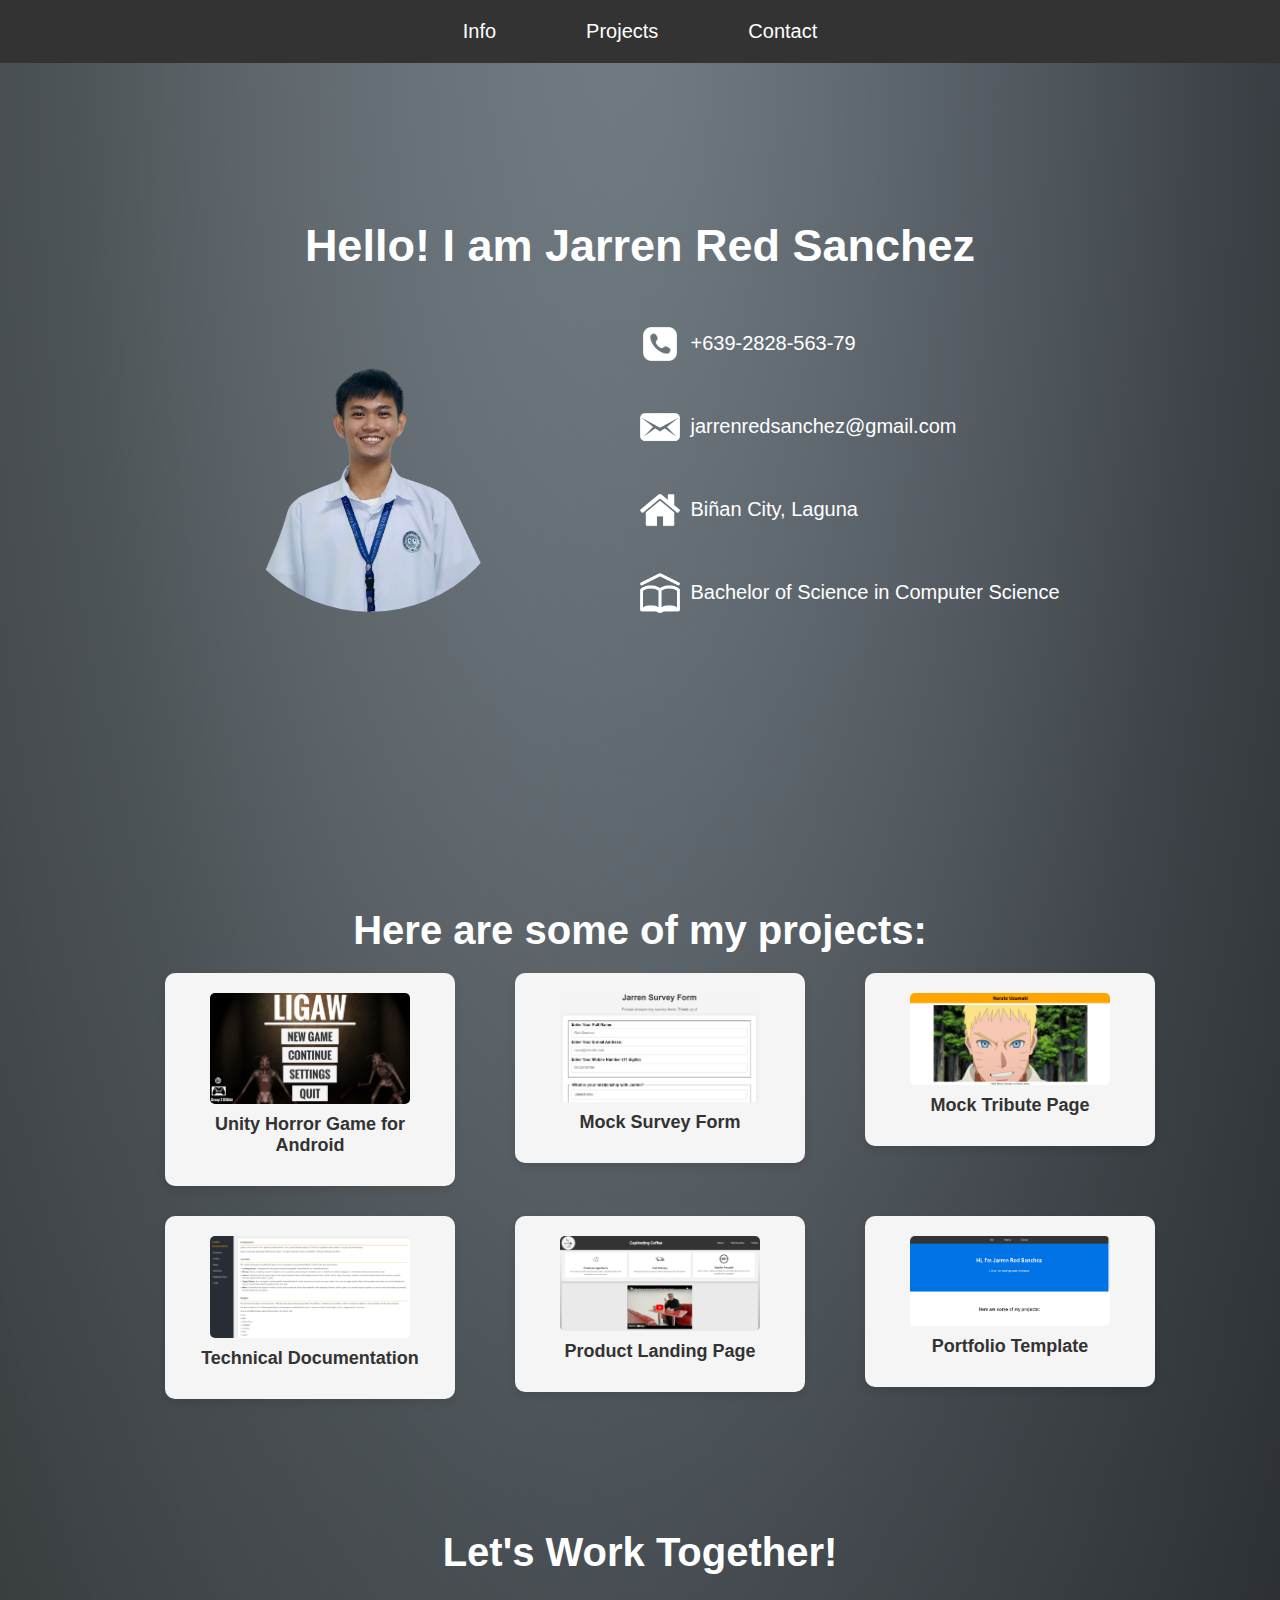
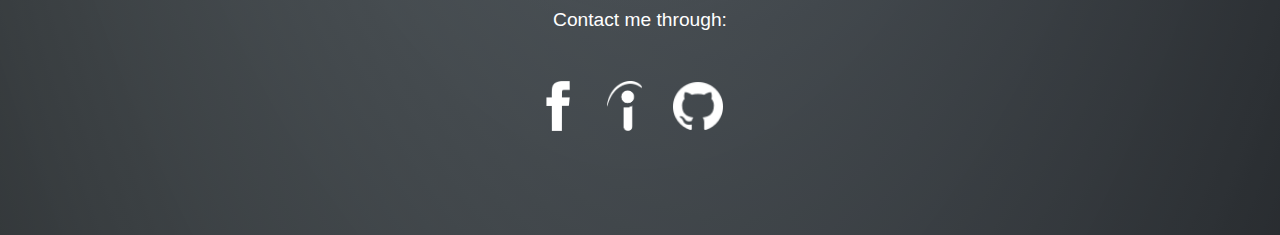
<file: index.html>
<!DOCTYPE html>
<html lang="en">
<head>
    <meta charset="UTF-8">
    <meta name="viewport" content="width=device-width, initial-scale=1.0">
    <title>My Portfolio - Home</title>
    <link rel="stylesheet" href="index_styles.css" />
</head>
<body class="blueHour">

    <nav id="navbar">
        <ul class="nav-links">
            <li><a href="#author-info">Info</a></li>
            <li><a href="#projects">Projects</a></li>
            <li><a href="#contact">Contact</a></li>
        </ul>
    </nav>

    <section id="author-info">
        <h1>Hello! I am Jarren Red Sanchez</h1>
        <div class="author-details">
            <div class="author-image">
                <img src="author.png" alt="Author Image">
                <p class="hide">23yr. Old Aspiring Web Developer</p>
            </div>
            <div class="details">
                <div class="detail">
                    <img src="phone.png" alt="Phone Icon">
                    <p>+639-2828-563-79</p>
                </div>
                <div class="detail">
                    <img src="mail.png" alt="Email Icon">
                    <p>jarrenredsanchez@gmail.com</p>
                </div>
                <div class="detail">
                    <img src="house.png" alt="Address Icon">
                    <p>Biñan City, Laguna</p>
                </div>
                <div class="detail">
                    <img src="school.png" alt="School Icon">
                    <p>Bachelor of Science in Computer Science</p>
                </div>
            </div>
        </div>
    </section>

    <section id="projects">
        <h1>Here are some of my projects:</h1>
        <div class="projects">
            <a target="_blank" href="ligaw.html" class="project-tile">
                <div class="project-tile-container">
                    <img src="LIGAWSC.png" alt="Game Screenshot">
                    <p>Unity Horror Game for Android</p>
                </div>
            </a>
            <a target="_blank" href="jarren_form.html" class="project-tile">
                <div class="project-tile-container">
                    <img src="surveySC.png" alt="Survey Screenshot">
                    <p>Mock Survey Form</p>
                </div>
            </a>
            <a target="_blank" href="tribute_page.html" class="project-tile">
                <div class="project-tile-container">
                    <img src="tributeSC.png" alt="Tribute Screenshot">
                    <p>Mock Tribute Page</p>
                </div>
            </a>
        </div>
        <div class="projects two">
            <a target="_blank" href="technical_documentation.html" class="project-tile">
                <div class="project-tile-container">
                    <img src="techdocSC.png" alt="Technical Documentation Screenshot">
                    <p>Technical Documentation</p>
                </div>
            </a>
            <a target="_blank" href="productlandingpage.html" class="project-tile">
                <div class="project-tile-container">
                    <img src="productlpSC.png" alt="Product Landing Page Screenshot">
                    <p>Product Landing Page</p>
                </div>
            </a>
            <a target="_blank" href="portfolio_template.html" class="project-tile">
                <div class="project-tile-container">
                    <img src="portfolioSC.png" alt="Portfolio Template Screenshot">
                    <p>Portfolio Template</p>
                </div>
            </a>
        </div>
    </section>

    <section id="contact" class="contact">
        <div class="contact-header">
            <h2>Let's Work Together!</h2>
            <p>Contact me through:</p>
        </div>
        <nav class="external-sites">
            <a class="fb" target="_blank" href="https://www.facebook.com/Reddddddd3/"><img src="fb.png" /></a>
            <a class="indeed" target="_blank" href="https://profile.indeed.com/p/jarrenreds-8xq380m"><img src="indeed.png" /></a>
            <a class="github" target="_blank" href="https://github.com/jaxdred"><img src="github.png" /></a>
        </nav>
    </section>
</body>
</html>
</file>
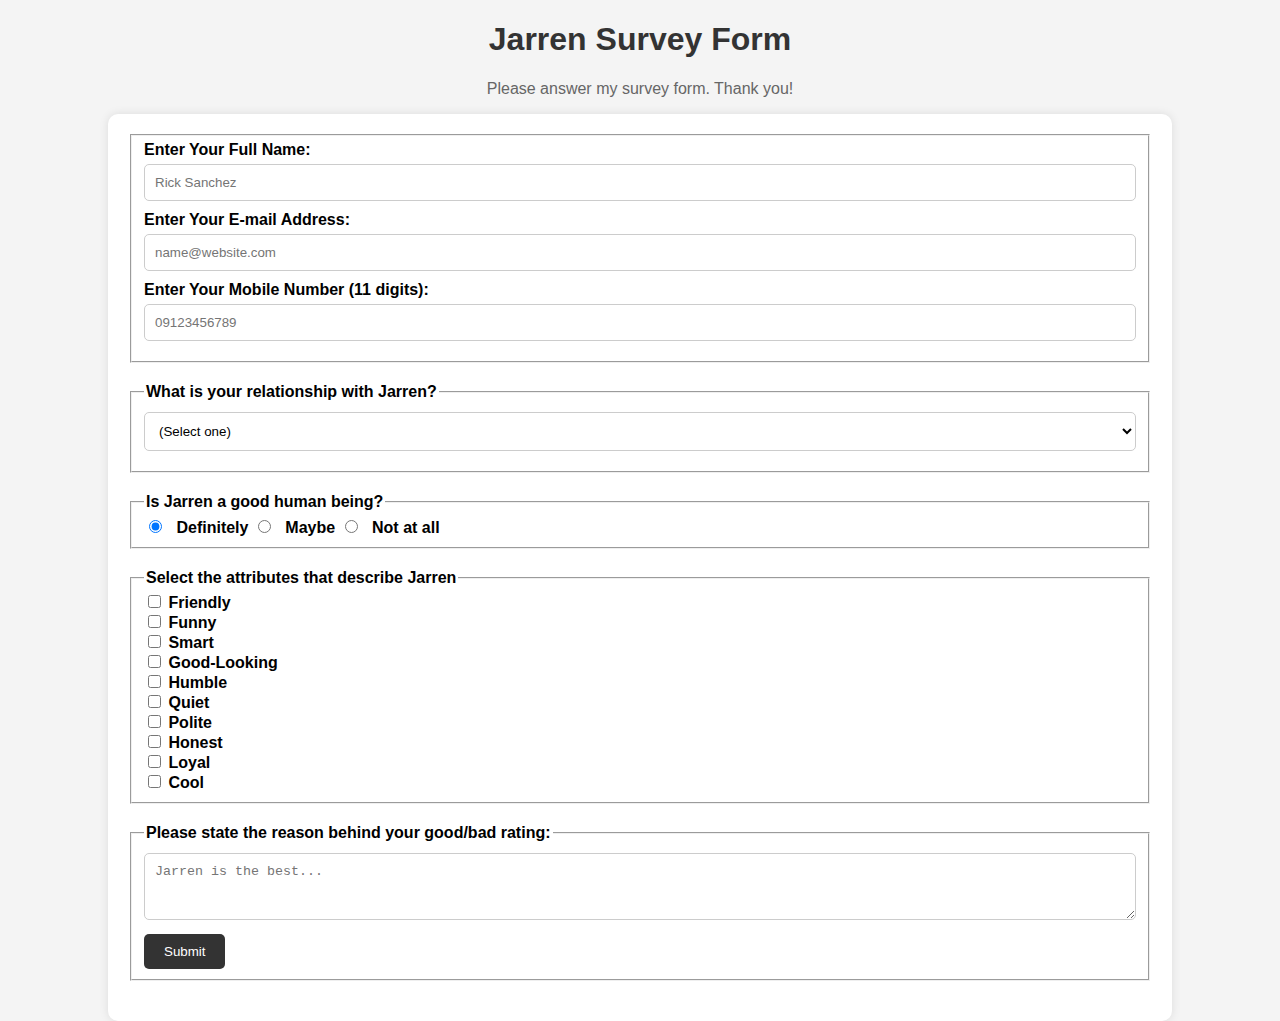
<file: jarren_form.html>
<!DOCTYPE html>
  <html lang="en">
    <head>
      <meta charset="UTF-8">
      <title>Survey Form</title>
      <link rel="stylesheet" href="jarren_styles.css"/>
    </head>
    <body>
      <h1 id="title">Jarren Survey Form</h1>
      <p id="description">Please answer my survey form. Thank you! 
      </p>
      <form id="survey-form" action="submit.php" method="post" onsubmit="showAlert()">
        <fieldset>
          <label for="name" id="name-label">
            Enter Your Full Name: <br>
          </label> 
          
          <input id="name" name="name" type="text" placeholder="Rick Sanchez" required/> <br>

          <label for="email" id="email-label">
            Enter Your E-mail Address: <br>
          </label>

          <input id="email" name="email" type="email" placeholder="name@website.com" required/> <br>

          <label for="number" id="number-label">
            Enter Your Mobile Number (11 digits): <br>
          </label>
        

          <input id="number" name="number" type="number" pattern="[0-9]{11}" placeholder="09123456789" required oninput="checkLength(this)" />

        </fieldset>

        <fieldset>
          <legend>
            What is your relationship with Jarren?<br>
          </legend>

          <select id="relationship" name="relationship">
            <option value="0">(Select one)</option>
            <option value="Stranger">Stranger</option>
            <option value="Friend">Friend</option>
            <option value="Family">Family</option>
            <option value="Lover">Lover</option>
            <option value="Other">Other</option>
          </select>
        </fieldset>

        <fieldset>
          <legend>Is Jarren a good human being?</legend>
          <label for="definitely"><input id="definitely" type="radio" name="goodness" class="inline" value="Yes" checked/> Definitely
          </label>
          <label for="maybe"><input id="maybe" type="radio" name="goodness" class="inline" value="Maybe"/> Maybe
          </label>
          <label for="no"><input id="no" type="radio" name="goodness" class="inline" value="No"/> Not at all
          </label>
        </fieldset>
        
        <fieldset>
          <legend>Select the attributes that describe Jarren  
          </legend>

          <label for="checkbox1">
            <input id="checkbox1" type="checkbox" name="attributes[]" value="Friendly"/> Friendly <br>
          </label>

          <label for="checkbox2">
            <input id="checkbox2" type="checkbox" name="attributes[]" value="Funny"/> Funny <br>
          </label>

          <label for="checkbox3">
            <input id="checkbox3" type="checkbox" name="attributes[]" value="Smart"/> Smart <br>
         </label>

          <label for="checkbox4">
            <input id="checkbox4" type="checkbox" name="attributes[]" value="Good-Looking"/> Good-Looking <br>
          </label>

          <label for="checkbox5">
            <input id="checkbox5" type="checkbox" name="attributes[]" value="Humble"/> Humble <br>
          </label>

          <label for="checkbox6">
            <input id="checkbox6" type="checkbox" name="attributes[]" value="Quiet"/> Quiet <br>
          </label>

          <label for="checkbox7">
            <input id="checkbox7" type="checkbox" name="attributes[]" value="Polite"/> Polite <br>
         </label>

         <label for="checkbox8">
            <input id="checkbox8" type="checkbox" name="attributes[]" value="Honest"/> Honest <br>
          </label>

          <label for="checkbox9">
           <input id="checkbox9" type="checkbox" name="attributes[]" value="Loyal"/> Loyal <br>
          </label>

          <label for="checkbox10">
            <input id="checkbox10" type="checkbox" name="attributes[]" value="Cool"/> Cool <br>
          </label>
        </fieldset>

        <fieldset>
          <legend>Please state the reason behind your good/bad rating:
          </legend>

          <textarea id="add" name="add" rows="3" cols="30" placeholder="Jarren is the best..."></textarea> <br>

          <input type="submit" value="Submit" id="submit"/>

        </fieldset>
      </form>

    <script>
    function showAlert() {
      alert("Submitted Successfully!");
    }
    </script>

    <script>
function checkLength(input) {
  if (input.value.length > 11) {
    input.value = input.value.slice(0, 11); // Trim input to 11 characters
  }
}
    </script>
    </body>
  </html>
</file>
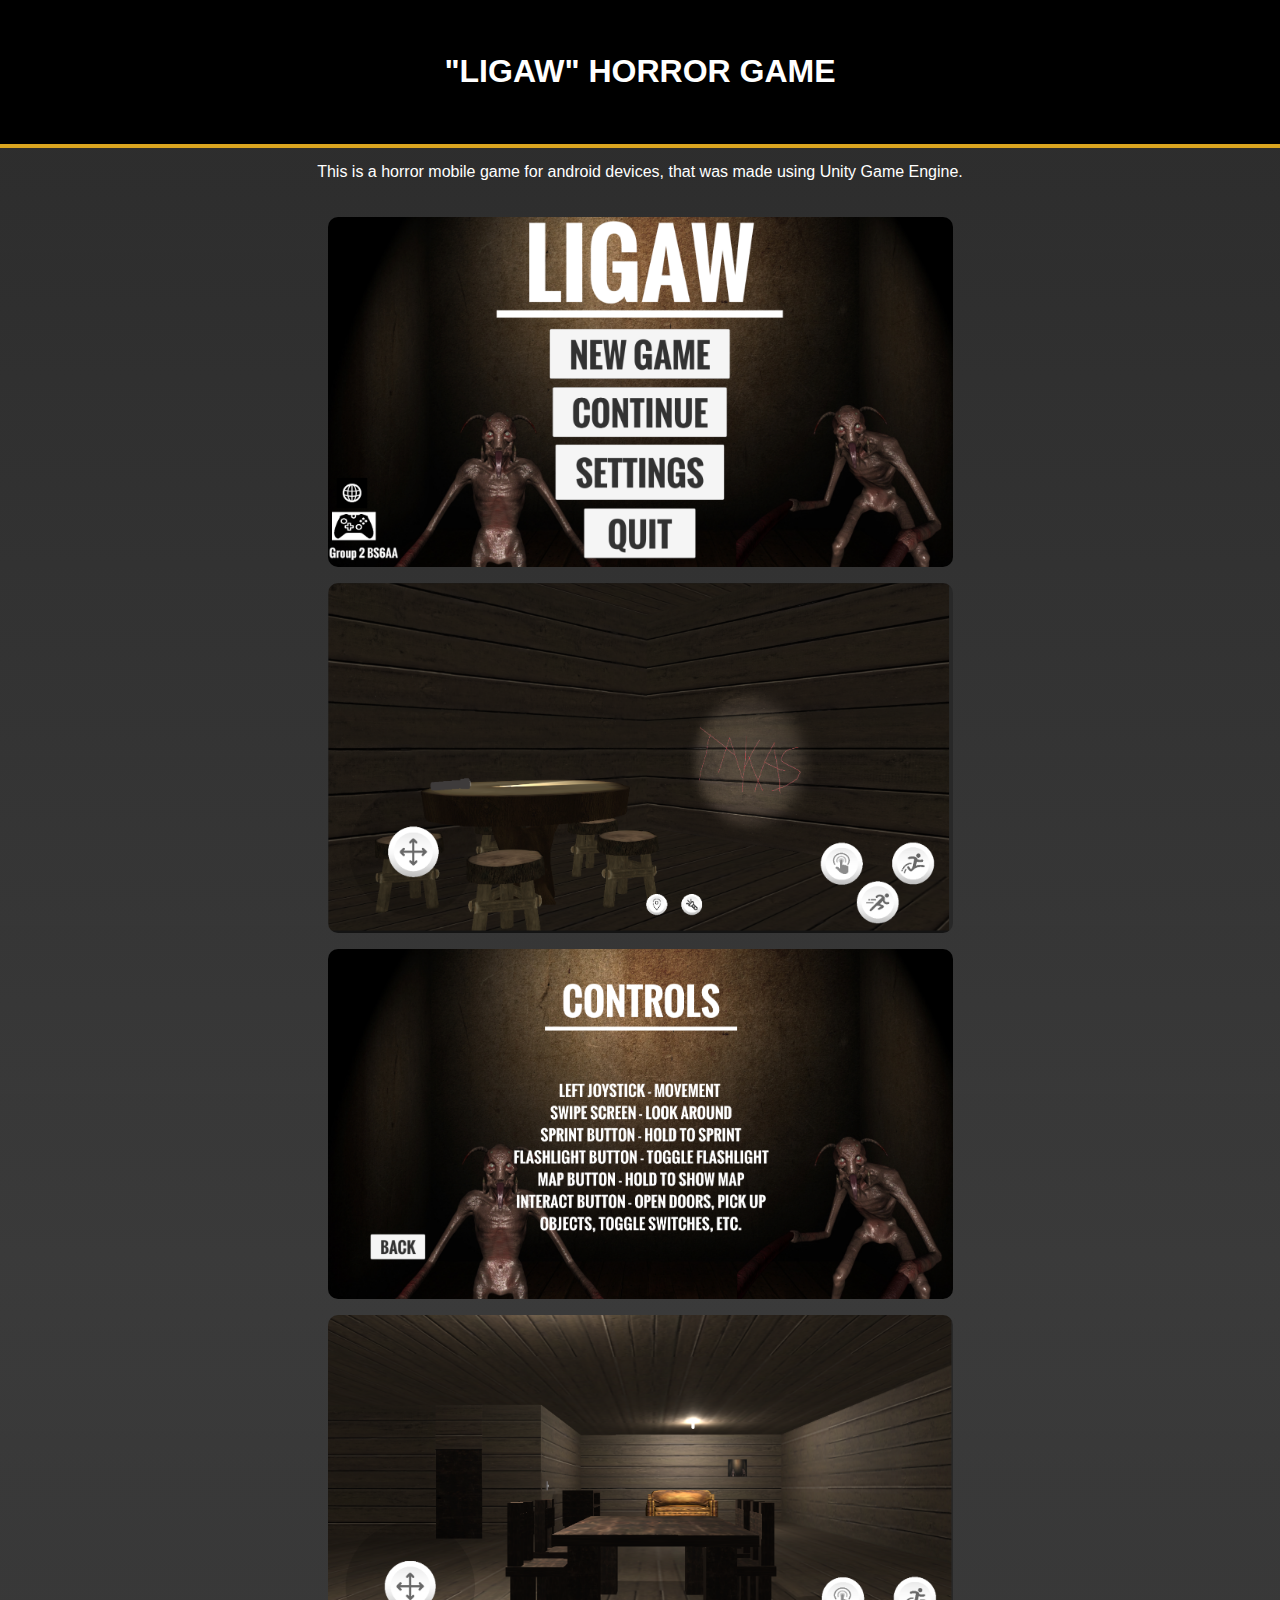
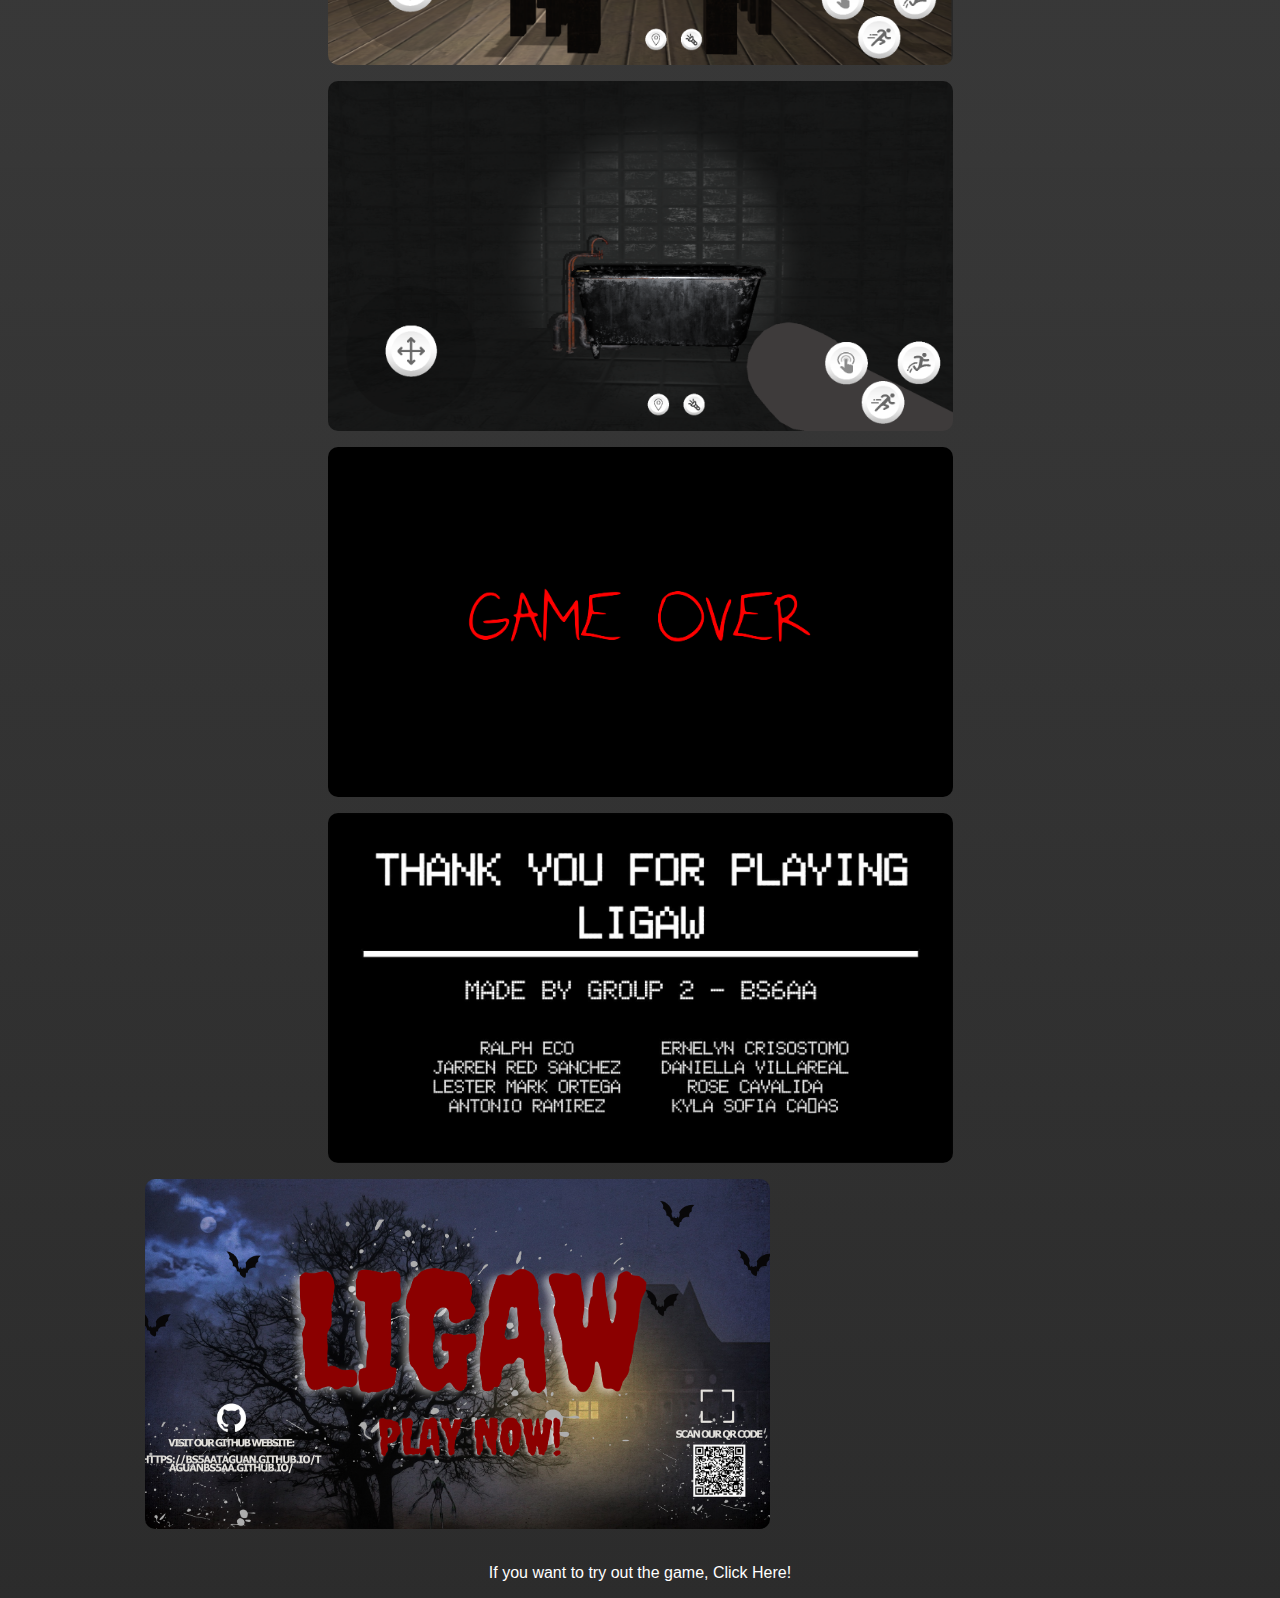
<file: ligaw.html>
<!DOCTYPE html>
<html lang="en">
<head>
    <meta charset="utf-8">
    <meta name="viewport" content="width=device-width, initial-scale=1.0">
    <title>"LIGAW" HORROR GAME</title>
    <link rel="stylesheet" href="ligaw_styles.css">
    <link rel="stylesheet" href="hue.css">
</head>
<body class="dementor">
    <header class="header">
        <h1>"LIGAW" HORROR GAME</h1>
    </header>

    <p>This is a horror mobile game for android devices, that was made using Unity Game Engine.</p>

    <div class="gallery">
        <img src="SC1.png" alt="firstpic">
        <img src="SC2.png" alt="secondpic">
        <img src="SC3.png" alt="thirdpic">
        <img src="SC4.png" alt="fourthpic">
        <img src="SC5.png" alt="fifthpic">
        <img src="SC6.png" alt="sixthpic">
        <img src="SC7.png" alt="seventhpic">
        <img src="SC8.png" alt="eighthpic">
    </div>

    <p>If you want to try out the game, <a class="link" target="_blank" href="https://drive.google.com/file/d/1gTq5C4yJj2aiSTqecrirsLp3Xu_XnOM_/view?usp=sharing">Click Here!</a></p>

</body>
</html>
</file>
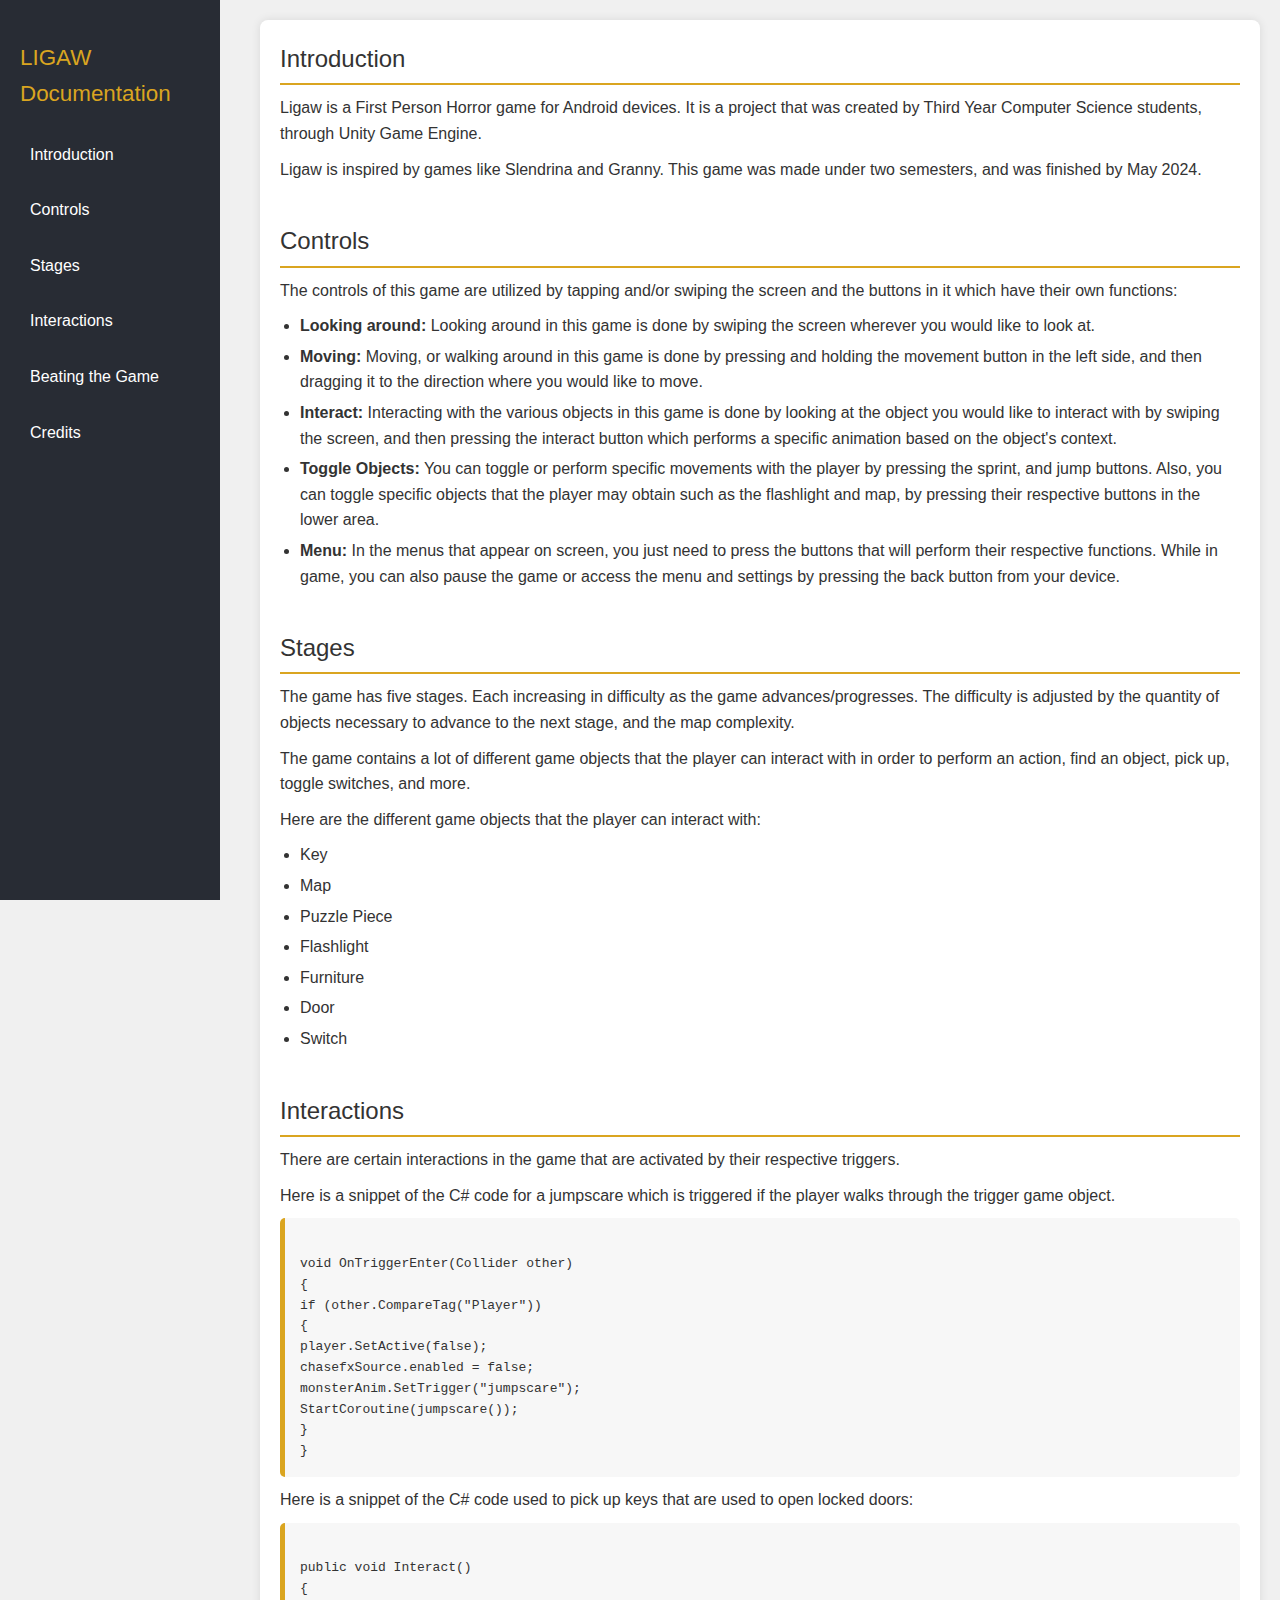
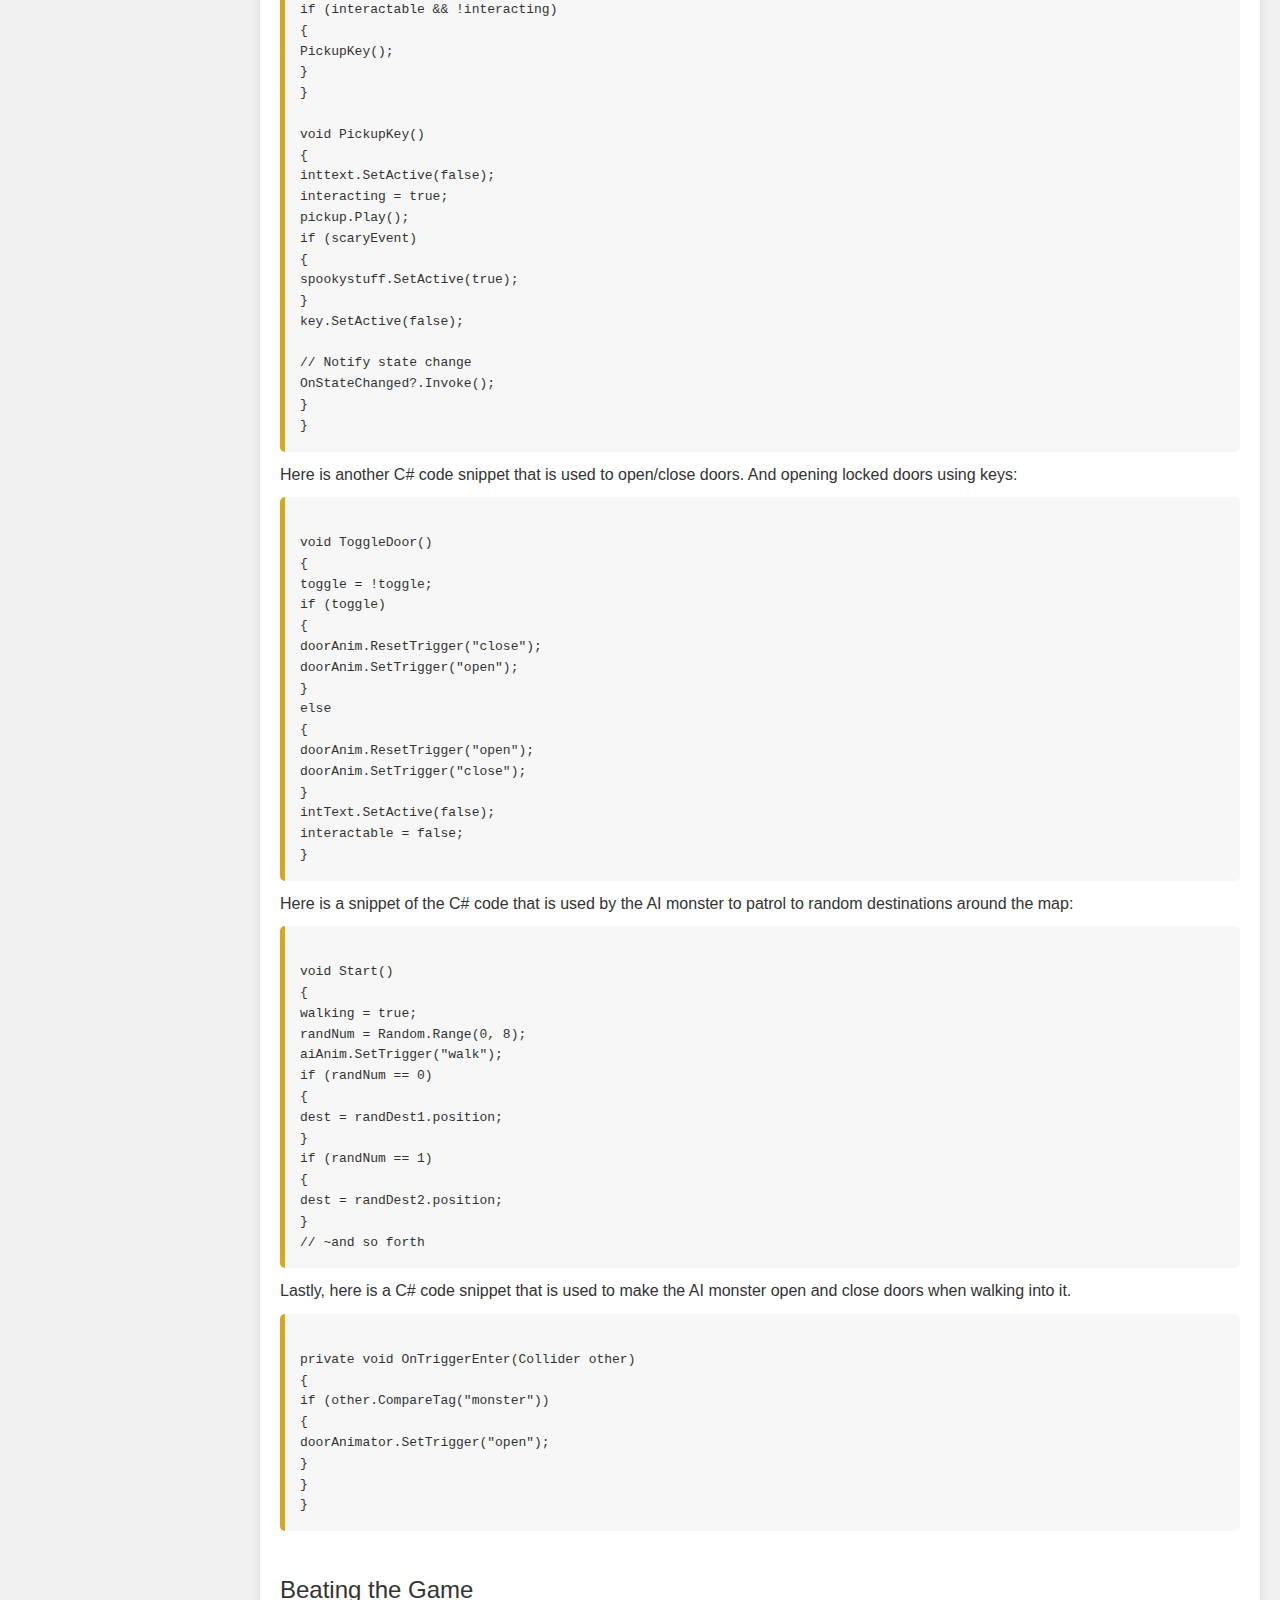
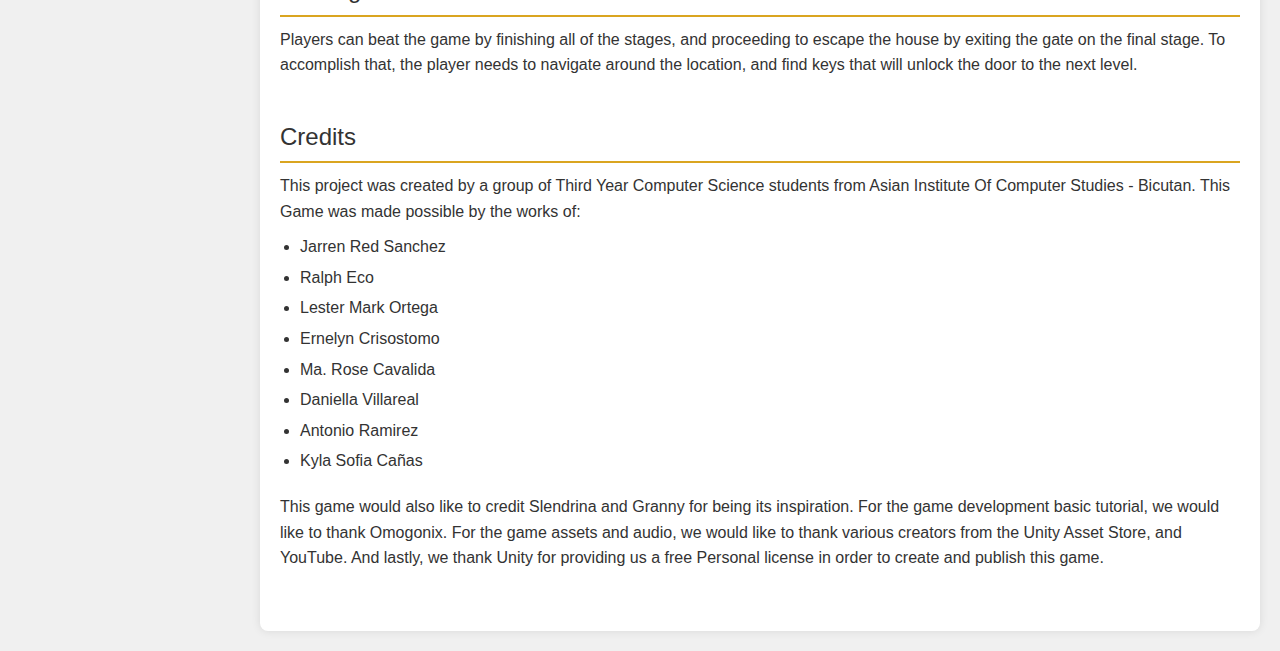
<file: technical_documentation.html>
<!DOCTYPE HTML>
<html>
<head>
  <meta charset="UTF-8" />
  <meta name="viewport" content="width=device-width, initial-scale=1.0" />
  <title>LIGAW: Technical Documentation</title>
  <link reL="stylesheet" href="techdocstyles.css" />
</head>
<body>
  <nav id="navbar">
    <header>LIGAW Documentation</header>
    <a class="nav-link" href="#Introduction">Introduction</a>
    <a class="nav-link" href="#Controls">Controls</a>
    <a class="nav-link" href="#Stages">Stages</a>
    <a class="nav-link" href="#Interactions">Interactions</a>
    <a class="nav-link" href="#Beating_the_Game">Beating the Game</a>
    <a class="nav-link" href="#Credits">Credits</a>
  </nav>
  <main id="main-doc">
    <section class="main-section" id="Introduction">
      <header>Introduction</header>
      <p>Ligaw is a First Person Horror game for Android devices. It is a project that was created by Third Year Computer Science students, through Unity Game Engine.
      </p>
      <p>Ligaw is inspired by games like Slendrina and Granny. This game was made under two semesters, and was finished by May 2024.
      </p>
    </section>
    <section class="main-section" id="Controls">
      <header>Controls</header>
      <p>The controls of this game are utilized by tapping and/or swiping the screen and the buttons in it which have their own functions:</p>
      <ul>
        <li><strong>Looking around:</strong> Looking around in this game is done by swiping the screen wherever you would like to look at.</li>
        <li><strong>Moving:</strong> Moving, or walking around in this game is done by pressing and holding the movement button in the left side, and then dragging it to the direction where you would like to move.</li>
        <li><strong>Interact:</strong> Interacting with the various objects in this game is done by looking at the object you would like to interact with by swiping the screen, and then pressing the interact button which performs a specific animation based on the object's context.</li>
        <li><strong>Toggle Objects:</strong> You can toggle or perform specific movements with the player by pressing the sprint, and jump buttons. Also, you can toggle specific objects that the player may obtain such as the flashlight and map, by pressing their respective buttons in the lower area.</li>
        <li><strong>Menu:</strong> In the menus that appear on screen, you just need to press the buttons that will perform their respective functions. While in game, you can also pause the game or access the menu and settings by pressing the back button from your device.</li>
      </ul>
    </section>
    <section class="main-section" id="Stages">
      <header>Stages</header>
      <p>The game has five stages. Each increasing in difficulty as the game advances/progresses. The difficulty is adjusted by the quantity of objects necessary to advance to the next stage, and the map complexity.</p>
      <p>The game contains a lot of different game objects that the player can interact with in order to perform an action, find an object, pick up, toggle switches, and more.</p>
      <p>Here are the different game objects that the player can interact with:</p>
      <ul>
      <li>Key</li>
      <li>Map</li>
      <li>Puzzle Piece</li>
      <li>Flashlight</li>
      <li>Furniture</li>
      <li>Door</li>
      <li>Switch</li>
      </ul>
    </section>
    <section class="main-section" id="Interactions">
      <header>Interactions</header>
      <p>There are certain interactions in the game that are activated by their respective triggers.</p>
      <p>Here is a snippet of the C# code for a jumpscare which is triggered if the player walks through the trigger game object.</p>
      <code>
            void OnTriggerEnter(Collider other)
            {
                if (other.CompareTag("Player"))
                {
                    player.SetActive(false);
                    chasefxSource.enabled = false;
                    monsterAnim.SetTrigger("jumpscare");
                    StartCoroutine(jumpscare());
                }
            }
      </code>
      <p>Here is a snippet of the C# code used to pick up keys that are used to open locked doors:
      <code>
    public void Interact()
    {
        if (interactable && !interacting)
        {
            PickupKey();
        }
    }

    void PickupKey()
    {
        inttext.SetActive(false);
        interacting = true;
        pickup.Play();
        if (scaryEvent)
        {
            spookystuff.SetActive(true);
        }
        key.SetActive(false);

        // Notify state change
        OnStateChanged?.Invoke();
    }
}
      </code>
      <p>Here is another C# code snippet that is used to open/close doors. And opening locked doors using keys:</p>
      <code>
    void ToggleDoor()
    {
        toggle = !toggle;
        if (toggle)
        {
            doorAnim.ResetTrigger("close");
            doorAnim.SetTrigger("open");
        }
        else
        {
            doorAnim.ResetTrigger("open");
            doorAnim.SetTrigger("close");
        }
        intText.SetActive(false);
        interactable = false;
    }
      </code>
      <p>Here is a snippet of the C# code that is used by the AI monster to patrol to random destinations around the map:
      </p>
      <code>
        void Start()
{
    walking = true;
    randNum = Random.Range(0, 8);
    aiAnim.SetTrigger("walk");
    if (randNum == 0)
    {
        dest = randDest1.position;
    }
    if (randNum == 1)
    {
        dest = randDest2.position;
    }
// ~and so forth
      </code>
      <p>Lastly, here is a C# code snippet that is used to make the AI monster open and close doors when walking into it.
      </p>
      <code>
            private void OnTriggerEnter(Collider other)
    {
        if (other.CompareTag("monster"))
        {
            doorAnimator.SetTrigger("open");
        }
    }
}
      </code>
    </section>
    <section class="main-section" id="Beating_the_Game">
      <header>Beating the Game</header>
      <p>Players can beat the game by finishing all of the stages, and proceeding to escape the house by exiting the gate on the final stage. To accomplish that, the player needs to navigate around the location, and find keys that will unlock the door to the next level.
      </p>
    </section>
    <section class="main-section" id="Credits">
      <header>Credits</header>
      <p>This project was created by a group of Third Year Computer Science students from Asian Institute Of Computer Studies - Bicutan. This Game was made possible by the works of:
      </p>
      <ul>
        <li>Jarren Red Sanchez</li>
        <li>Ralph Eco</li>
        <li>Lester Mark Ortega</li>
        <li>Ernelyn Crisostomo</li>
        <li>Ma. Rose Cavalida</li>
        <li>Daniella Villareal</li>
        <li>Antonio Ramirez</li>
        <li>Kyla Sofia Cañas</li>
      </ul>
      <p>This game would also like to credit Slendrina and Granny for being its inspiration. For the game development basic tutorial, we would like to thank Omogonix. For the game assets and audio, we would like to thank various creators from the Unity Asset Store, and YouTube. And lastly, we thank Unity for providing us a free Personal license in order to create and publish this game.
      </p>
    </section>
  </main>
</body>
</html>
</file>
<file: index_styles.css>
body {
    font-family: 'Segoe UI', Tahoma, Geneva, Verdana, sans-serif;
    margin: 0;
    padding: 0;
    color: white;
}

#navbar {
    position: fixed;
    top: 0;
    width: 100%;
    background-color: #333;
    color: #fff;
    z-index: 1000;
    padding: 20px 0; /* Increased padding */
}

section {
    scroll-margin-top: 80px; /* Adjust based on the height of your fixed navbar */
}

.nav-links {
    list-style: none;
    padding: 0;
    margin: 0;
    display: flex;
    justify-content: center;
}

    .nav-links li {
        margin: 0 20px;
    }

    .nav-links a {
        color: #fff;
        text-decoration: none;
        font-size: 20px; /* Increased font size */
        padding: 16px 25px; /* Increased padding */
        transition: background 0.2s;
    }

        .nav-links a:hover {
            background-color: #555;
            border-radius: 5px;
        }

h1 {
    margin: 0 auto;
    font-size: 50px; /* Retain original font size for desktop */
    margin-bottom: 5px;
}

h2 {
    text-align: center;
    margin-top: 10px;
}

a#tribute_page {
    color: #FF7074;
    text-decoration: none;
    transition: color 0.3s;
}

    a#tribute_page:hover {
        color: darkred;
    }

.blueHour {
    background: linear-gradient(90deg, #7E898F 0%, #636C75 100%), radial-gradient(at top, rgba(255, 255, 255, 0.50) 0%, rgba(0, 0, 0, 0.55) 100%), radial-gradient(at top, rgba(255, 255, 255, 0.50) 0%, rgba(0, 0, 0, 0.08) 63%);
    background-blend-mode: multiply, screen;
    min-height: 100vh; /* Ensure the background covers the entire viewport height */
}

#projects {
    text-align: center;
    padding: 20px; /* Adjust padding as needed */
    margin-top: 200px; /* Retain original margin for desktop */
}

.two {
    margin-top: 30px;
}

    #projects .projects {
        display: flex; /* Add flexbox to make the project tiles align horizontally */
        justify-content: center; /* Center the project tiles horizontally */
        gap: 100px; /* Add some space between the project tiles */
    }

        #projects .projects .project-tile {
            text-align: center;
            text-decoration: none;
            color: black;
            width: 250px; /* Set a fixed width for the project tiles */
        }

            #projects .projects .project-tile .project-tile-container {
                background-color: #f5f5f5;
                border-radius: 10px;
                padding: 20px;
                box-shadow: 0 4px 8px rgba(0, 0, 0, 0.1);
                transition: transform 0.3s;
                width: 100%; /* Make the container fill the entire width of the project tile */
            }

                #projects .projects .project-tile .project-tile-container:hover {
                    transform: translateY(-5px);
                }

            #projects .projects .project-tile img {
                width: 100%;
                height: auto;
                max-width: 200px;
                display: block;
                margin: 0 auto;
                border-radius: 5px;
            }

            #projects .projects .project-tile p {
                margin: 10px 0;
                font-weight: bold;
                font-size: 18px;
                color: #333;
                transition: color 0.3s;
            }

            #projects .projects .project-tile:hover p {
                color: crimson;
            }

    #projects h1 {
        margin-bottom: 20px; /* Adjust margin as needed */
        text-align: center; /* Center the h1 */
        font-size: 40px; /* Retain original font size for desktop */
    }

#author-info {
    text-align: center;
    padding: 20px;
    margin-top: 200px; /* Retain original margin for desktop */
}

    #author-info h1 {
        font-size: 45px; /* Retain original font size for desktop */
        margin-bottom: 40px; /* Retain original margin for desktop */
    }

.author-details {
    display: flex;
    align-items: flex-start;
    justify-content: center;
}

    .author-details p {
        font-size: 17.5px;
    }

.hide {
    opacity: 0;
    transition: opacity 0.75s ease; /* Add transition effect */
}

.author-image {
    margin-right: 120px; /* Retain original margin for desktop */
}

    .author-image img {
        width: 300px; /* Retain original size for desktop */
        border-radius: 50%;
        vertical-align: middle; /* Align the image vertically */
    }

        .author-image img:hover + .hide {
            opacity: 1;
            color: #fff;
        }

.details {
    text-align: left;
}

    .details p {
        font-size: 20px;
    }

.detail {
    margin-bottom: 20px;
    display: flex; /* Use flexbox for alignment */
    align-items: center; /* Align items vertically */
}

    .detail img {
        width: 40px;
        margin-right: 10px;
    }

.contact {
    padding: 100px 20px;
    color: white;
    text-align: center;
    align-items: center;
    margin-top: 200px;
}

.contact-header {
    margin-bottom: 50px;
}

    .contact-header h2 {
        font-size: 2.5em;
    }

    .contact-header p {
        font-size: 1.2em;
    }

.external-sites {
    display: flex;
    flex-direction: row;
    align-items: center;
    justify-content: center;
}

.fb img,
.github img {
    width: 50px; /* Retain original size for desktop */
    height: auto;
    transition: transform 0.3s; /* Add transition for smooth hover effect */
    margin-right: 24px;
}

.indeed img {
    width: 35px;
    height: 50px;
    transition: transform 0.3s; /* Add transition for smooth hover effect */
    margin-right: 31px;
}

    .fb img:hover,
    .indeed img:hover,
    .github img:hover {
        transform: scale(1.1); /* Scale the icon on hover */
    }

@media only screen and (max-width: 768px) {
    h1 {
        font-size: 30px; /* Adjust font size for medium screens */
    }

    #projects .projects {
        gap: 50px; /* Adjust gap for medium screens */
    }

    #author-info h1 {
        font-size: 30px; /* Adjust font size for medium screens */
 
    }
}

@media only screen and (max-width: 480px) {
    .navbar {
        display: block;
        text-align: center;
    }

    h1 {
        font-size: 24px; /* Adjust font size for small screens */
    }

    .projects {
        display: flex;
        flex-direction: column;
        align-items: flex-start;
    }

        .projects .project-tile {
            width: 90%; /* Adjust width for better responsiveness */
            max-width: 250px; /* Ensure it doesn't get too large */
            margin-bottom: 20px; /* Add bottom margin for spacing */
            margin-left: 11px;
        }

    #projects {
        display: flex;
        flex-direction: column;
        align-items: flex-start;
        text-align: center;
        padding: 20px;
        margin-top: 40px; /* Adjust margin for small screens */
    }

        #projects .projects {
            display: flex;
            justify-content: center;
            flex-wrap: wrap;
            gap: 20px; /* Adjust gap for small screens */
            width: 90%; /* Adjust width for better responsiveness */
            max-width: none; /* Ensure it takes full width of the parent container */
            margin: 0 auto; /* Center the container itself */
        }

            #projects .projects .project-tile {
                width: 90%; /* Adjust width for better responsiveness */
                max-width: 250px; /* Ensure it doesn't get too large */
            }

    #author-info {
        margin-top: 100px; /* Adjust margin for small screens */
    }

        #author-info h1 {
            font-size: 24px; /* Adjust font size for small screens */
            margin-bottom: 20px; /* Adjust margin for small screens */
        }

    .author-details {
        flex-direction: column; /* Stack items vertically on smaller screens */
        align-items: center;
    }

    .author-image {
        margin-right: 0; /* Remove margin for small screens */
        margin-bottom: 20px; /* Add bottom margin for spacing */
    }

        .author-image img {
            width: 150px; /* Adjust size for better responsiveness */
        }

    .details {
        text-align: left; /* Center details for better mobile view */
    }

    .detail {
        flex-direction: row; /* Keep details in a row */
        justify-content: flex-start; /* Center items horizontally */
        margin-bottom: 15px; /* Adjust margin for spacing */
    }

        .detail img {
            width: 30px; /* Adjust size for better responsiveness */
            margin-right: 10px; /* Maintain space between icon and text */
            margin-bottom: 0; /* Remove bottom margin */
        }

        .detail p {
            font-size: 16px; /* Adjust font size for better readability on mobile */
            margin: 0; /* Remove margin */
        }

    .external-sites {
        margin-top: 40px; /* Adjust margin for better spacing on mobile */
        text-align: center; /* Center icons for better mobile view */
        justify-content: center; /* Center the flex items */
        flex-wrap: wrap; /* Allow items to wrap on smaller screens */
    }

        .external-sites a {
            margin: 0 10px; /* Adjust spacing between icons */
        }

    .fb img,
    .indeed img,
    .github img {
        width: 30px; /* Adjust size for better responsiveness */
    }
}

.contact {
    margin-top: 1px;
}
</file>
<file: jarren_styles.css>
body {
  font-family: Arial, sans-serif;
  margin: 0;
  padding: 0;
  background-color: #f4f4f4;
}

#title {
  text-align: center;
  color: #333;
}

#description {
  text-align: center;
  color: #666;
}

#survey-form {
  width: 80%;
  margin: 0 auto;
  background-color: #fff;
  padding: 20px;
  border-radius: 10px;
  box-shadow: 0 0 10px rgba(0, 0, 0, 0.1);
}

fieldset {
  margin-bottom: 20px;
}

legend {
  font-weight: bold;
}

label {
  font-weight: bold;
}

input[type="text"],
input[type="email"],
input[type="number"],
select,
textarea {
  width: 100%;
  padding: 10px;
  margin-top: 5px;
  margin-bottom: 10px;
  border: 1px solid #ccc;
  border-radius: 5px;
  box-sizing: border-box;
}

input[type="submit"] {
  background-color: #333;
  color: #fff;
  padding: 10px 20px;
  border: none;
  border-radius: 5px;
  cursor: pointer;
}

input[type="submit"]:hover {
  background-color: #555;
}

.inline {
  margin-right: 10px;
}

.checkbox-label {
  display: block;
}

/* Styling the select dropdown */
select {
  width: 100%;
  padding: 10px;
  margin-top: 5px;
  margin-bottom: 10px;
  border: 1px solid #ccc;
  border-radius: 5px;
  box-sizing: border-box;
  background-color: #fff;
}

/* Styling the textarea */
textarea {
  width: 100%;
  padding: 10px;
  margin-top: 5px;
  margin-bottom: 10px;
  border: 1px solid #ccc;
  border-radius: 5px;
  box-sizing: border-box;
}
</file>
<file: ligaw_styles.css>
* {
  box-sizing: border-box;
}

body {
  margin: 0;
  font-family: 'Segoe UI', Tahoma, Geneva, Verdana, sans-serif;
  background: #f5f6f7;
}

p {
    text-align: center;
    color: #fff;
    margin-top: 15px;
}

.header {
  text-align: center;
  text-transform: uppercase;
  padding: 32px;
  background-color: black;
  color: #fff;
  border-bottom: 4px solid goldenrod;
}

.gallery {
  display: flex;
  flex-direction: row;
  flex-wrap: wrap;
  justify-content: center;
  align-items: center;
  gap: 16px;
  max-width: 1400px;
  margin: 0 auto;
  padding: 20px 10px;
}

.gallery img {
  width: 100%;
  max-width: 625px;
  height: 350px;
  object-fit: cover;
  border-radius: 10px;
}

.gallery::after {
  content: "";
  width: 350px;
}

.link {
    color: #fff;
    text-decoration: none;
    transition: color 0.3s;
}

    .link:hover {
        color: goldenrod;
    }

/* Mobile Styles */
@media only screen and (max-width: 768px) {
    .gallery img {
        height: auto;
    }
}
</file>
<file: hue.css>
/*
*
* Credits:
* Based on the original PNG/Sketch gradients by Vladimir Kudinov
* https://www.behance.net/gallery/30067997/Hue-Free-Promo-Backdrops-and-Gradients
*
* CSS Prototype using CSS3 background-blend modes by More than Themes
* http://www.morethanthemes.com
*
* Version - 1.0.0
* Licensed under the MIT license - http://opensource.org/licenses/MIT
*
*/
/* 1-The Bridge: */
.theBridge {
  background: -webkit-linear-gradient(223deg, #EBEBEB 0%, #C5C6C8 100%), -webkit-linear-gradient(295deg, rgba(255, 255, 255, 0.5) 5%, rgba(0, 0, 0, 0.5) 100%);
  background: linear-gradient(227deg, #EBEBEB 0%, #C5C6C8 100%), linear-gradient(155deg, rgba(255, 255, 255, 0.5) 5%, rgba(0, 0, 0, 0.5) 100%);
  background-blend-mode: multiply; }

/* 2-Deep Focus: */
.deepFocus {
  background-image: -webkit-linear-gradient(top, #EBEBEB 0%, #DCDDDF 48%, #C4C5C7 99%);
  background-image: linear-gradient(-180deg, #EBEBEB 0%, #DCDDDF 48%, #C4C5C7 99%); }

/* 3-Blue Hour: */
.blueHour {
  background: -webkit-linear-gradient(left, #7E898F 0%, #636C75 100%), -webkit-radial-gradient(at top, rgba(255, 255, 255, 0.5) 0%, rgba(0, 0, 0, 0.55) 100%), -webkit-radial-gradient(at top, rgba(255, 255, 255, 0.5) 0%, rgba(0, 0, 0, 0.08) 63%);
  background: linear-gradient(90deg, #7E898F 0%, #636C75 100%), radial-gradient(at top, rgba(255, 255, 255, 0.5) 0%, rgba(0, 0, 0, 0.55) 100%), radial-gradient(at top, rgba(255, 255, 255, 0.5) 0%, rgba(0, 0, 0, 0.08) 63%);
  background-blend-mode: multiply, screen; }

/* 4-Dark Amber: */
.darkAmber {
  background-image: -webkit-linear-gradient(top, #15140F 0%, #34312C 97%);
  background-image: linear-gradient(-180deg, #15140F 0%, #34312C 97%); }

/* 5-Prelude */
.prelude {
  background-image: -webkit-radial-gradient(51% 96%, #E7E9E4 10%, #D4D6D1 96%);
  background-image: radial-gradient(51% 96%, #E7E9E4 10%, #D4D6D1 96%); }

/* 6-Salt and Pepper: */
.saltAndPepper {
  background: -webkit-linear-gradient(top, rgba(255, 255, 255, 0.5) 2%, rgba(0, 0, 0, 0.5) 100%), -webkit-radial-gradient(51% 97%, #E8E8E8 7%, #CCCCCC 97%);
  background: linear-gradient(-180deg, rgba(255, 255, 255, 0.5) 2%, rgba(0, 0, 0, 0.5) 100%), radial-gradient(51% 97%, #E8E8E8 7%, #CCCCCC 97%);
  background-blend-mode: multiply; }

/* 7-Cashemere: */
.cashemere {
  background-image: -webkit-radial-gradient(51% 98%, #D3D4CF 7%, #BDBFBA 98%);
  background-image: radial-gradient(51% 98%, #D3D4CF 7%, #BDBFBA 98%); }

/* 8-Wolverine: */
.wolverine {
  background: -webkit-linear-gradient(left, #BDBFBA 4%, #5A5C5B 98%), -webkit-linear-gradient(16deg, rgba(255, 255, 255, 0.5) 54%, rgba(0, 0, 0, 0.5) 100%);
  background: linear-gradient(90deg, #BDBFBA 4%, #5A5C5B 98%), linear-gradient(74deg, rgba(255, 255, 255, 0.5) 54%, rgba(0, 0, 0, 0.5) 100%);
  background-blend-mode: multiply; }

/* 9-Full Moon: */
.fullMoon {
  background-image: -webkit-linear-gradient(#DEDFE3 2%, #AEB3B9 95%), -webkit-radial-gradient(33% 100%, rgba(255, 255, 255, 0.5) 0%, rgba(0, 0, 0, 0.5) 100%);
  background-image: linear-gradient(#DEDFE3 2%, #AEB3B9 95%), radial-gradient(33% 100%, rgba(255, 255, 255, 0.5) 0%, rgba(0, 0, 0, 0.5) 100%);
  background-blend-mode: screen; }

/* 10-Flamingo: */
.flamingo {
  background-image: -webkit-radial-gradient(73% 147%, #EADFDF 59%, #ECE2DF 100%), -webkit-radial-gradient(91% 146%, rgba(255, 255, 255, 0.5) 47%, rgba(0, 0, 0, 0.5) 100%);
  background-image: radial-gradient(73% 147%, #EADFDF 59%, #ECE2DF 100%), radial-gradient(91% 146%, rgba(255, 255, 255, 0.5) 47%, rgba(0, 0, 0, 0.5) 100%);
  background-blend-mode: screen; }

/* 11-Early Morning: */
.earlyMorning {
  background: -webkit-linear-gradient(top, #BCC5CE 0%, #929EAD 98%), -webkit-radial-gradient(at top left, rgba(255, 255, 255, 0.3) 0%, rgba(0, 0, 0, 0.3) 100%);
  background: linear-gradient(-180deg, #BCC5CE 0%, #929EAD 98%), radial-gradient(at top left, rgba(255, 255, 255, 0.3) 0%, rgba(0, 0, 0, 0.3) 100%);
  background-blend-mode: screen; }

/* 12-Near Light: */
.nearLight {
  background-image: -webkit-radial-gradient(at top right, #B7B6BB 0%, #E8EAE9 100%);
  background-image: radial-gradient(at top right, #B7B6BB 0%, #E8EAE9 100%); }

/* 13-Mirror: */
.mirror {
  background: #C9CCD3;
  background-image: -webkit-linear-gradient(top, rgba(255, 255, 255, 0.5) 0%, rgba(0, 0, 0, 0.5) 100%);
  background-image: linear-gradient(-180deg, rgba(255, 255, 255, 0.5) 0%, rgba(0, 0, 0, 0.5) 100%);
  background-blend-mode: lighten; }

/* 14-The Dementor: */
.dementor {
  background: -webkit-linear-gradient(top, #323232 0%, #3F3F3F 40%, #1C1C1C 150%), -webkit-linear-gradient(bottom, rgba(255, 255, 255, 0.4) 0%, rgba(0, 0, 0, 0.25) 200%);
  background: linear-gradient(to bottom, #323232 0%, #3F3F3F 40%, #1C1C1C 150%), linear-gradient(to top, rgba(255, 255, 255, 0.4) 0%, rgba(0, 0, 0, 0.25) 200%);
  background-blend-mode: multiply; }

/* 15-Under the Earth: */
.underTheEarth {
  background-image: -webkit-radial-gradient(50% 150%, #787B7D 5%, #4B5052 100%);
  background-image: radial-gradient(50% 150%, #787B7D 5%, #4B5052 100%); }

/* 3-Back to Alaska: */
.backToAlaska {
  background: -webkit-radial-gradient(55% 330%, rgba(255, 255, 255, 0.5) 0%, rgba(0, 0, 0, 0.5) 550%), -webkit-linear-gradient(bottom, rgba(255, 255, 255, 0.5) 0%, rgba(0, 0, 0, 0.6) 50%), -webkit-linear-gradient(bottom left, rgba(255, 255, 255, 0.3) 0%, rgba(0, 0, 0, 0.3) 120%);
  background: radial-gradient(55% 330%, rgba(255, 255, 255, 0.5) 0%, rgba(0, 0, 0, 0.5) 550%), linear-gradient(to top, rgba(255, 255, 255, 0.5) 0%, rgba(0, 0, 0, 0.6) 50%), linear-gradient(to top right, rgba(255, 255, 255, 0.3) 0%, rgba(0, 0, 0, 0.3) 120%);
  background-color: #DFE3E4;
  background-blend-mode: color-burn, screen, color-burn; }

/* 17-Flash: */
.flash {
  background-image: -webkit-linear-gradient(top, #E9E9E7 2%, #EFEEEC 27%, #EEEEEC 58%, #D5D4D0 94%);
  background-image: linear-gradient(180deg, #E9E9E7 2%, #EFEEEC 27%, #EEEEEC 58%, #D5D4D0 94%); }

/* 18-Unicorn: */
.unicorn {
  background: -webkit-linear-gradient(top, #E1E6EC 0%, #F0F4F7 100%), -webkit-linear-gradient(top, #E1E6EC 0%, #F0F4F7 100%);
  background: linear-gradient(to bottom, #E1E6EC 0%, #F0F4F7 100%), linear-gradient(to bottom, #E1E6EC 0%, #F0F4F7 100%);
  background-blend-mode: normal,color-burn; }

/* 19-Tribute: */
.tribute {
  background-image: -webkit-linear-gradient(right, #596164 1%, #868F96 99%);
  background-image: linear-gradient(-90deg, #596164 1%, #868F96 99%); }

/* 20-Twin Peaks: */
.twinPeaks {
  background-image: -webkit-linear-gradient(left, #F4F4F4 4%, #DFDEDC 99%);
  background-image: linear-gradient(to right, #F4F4F4 4%, #DFDEDC 99%); }

/* 21-Young Forest: */
.youngForest {
  background: -webkit-linear-gradient(top right, #E2E8E6 0%, #CDD3CD 100%), -webkit-linear-gradient(right, rgba(255, 255, 255, 0.12) 0%, rgba(0, 0, 0, 0.12) 100%);
  background: linear-gradient(to bottom left, #E2E8E6 0%, #CDD3CD 100%), linear-gradient(to left, rgba(255, 255, 255, 0.12) 0%, rgba(0, 0, 0, 0.12) 100%);
  background-blend-mode: screen; }

/* 22-Air: */
.air {
  background: -webkit-linear-gradient(top, #D5DEE7 0%, #E8EBF2 50%, #E2E7ED 100%), -webkit-linear-gradient(top, rgba(0, 0, 0, 0.02) 50%, rgba(255, 255, 255, 0.02) 61%, rgba(0, 0, 0, 0.02) 73%), -webkit-linear-gradient(57deg, rgba(255, 255, 255, 0.2) 0%, rgba(0, 0, 0, 0.2) 100%);
  background: linear-gradient(to bottom, #D5DEE7 0%, #E8EBF2 50%, #E2E7ED 100%), linear-gradient(to bottom, rgba(0, 0, 0, 0.02) 50%, rgba(255, 255, 255, 0.02) 61%, rgba(0, 0, 0, 0.02) 73%), linear-gradient(33deg, rgba(255, 255, 255, 0.2) 0%, rgba(0, 0, 0, 0.2) 100%);
  background-blend-mode: normal,color-burn; }

/* 23-Tranquility: */
.tranquility {
  background-image: -webkit-linear-gradient(top, #A3A29E 0%, #B1B0AC 27%, #BCBBB7 49%, #E5E4E0 76%, #F3F2F0 100%);
  background-image: linear-gradient(to bottom, #A3A29E 0%, #B1B0AC 27%, #BCBBB7 49%, #E5E4E0 76%, #F3F2F0 100%); }

/* 24-Silver Lake: */
.silverLake {
  background: #CCCCCC;
  background-image: -webkit-linear-gradient(top, rgba(255, 255, 255, 0.5) 0%, rgba(0, 0, 0, 0.5) 100%);
  background-image: linear-gradient(-180deg, rgba(255, 255, 255, 0.5) 0%, rgba(0, 0, 0, 0.5) 100%); }

/* 25-Amnesia: */
.amnesia {
  background-color: #DCD9D4;
  background-image: -webkit-linear-gradient(top, rgba(255, 255, 255, 0.5) 0%, rgba(0, 0, 0, 0.5) 100%), -webkit-radial-gradient(at 50% 0%, rgba(255, 255, 255, 0.1) 0%, rgba(0, 0, 0, 0.5) 50%);
  background-image: linear-gradient(to bottom, rgba(255, 255, 255, 0.5) 0%, rgba(0, 0, 0, 0.5) 100%), radial-gradient(at 50% 0%, rgba(255, 255, 255, 0.1) 0%, rgba(0, 0, 0, 0.5) 50%);
  background-blend-mode: soft-light,screen; }

/* 26-Silver Stone: */
.silverStone {
  background: #989898;
  background: -webkit-linear-gradient(top, rgba(255, 255, 255, 0.15) 0%, rgba(0, 0, 0, 0.15) 100%), -webkit-radial-gradient(at top center, rgba(255, 255, 255, 0.4) 0%, rgba(0, 0, 0, 0.4) 120%);
  background: linear-gradient(to bottom, rgba(255, 255, 255, 0.15) 0%, rgba(0, 0, 0, 0.15) 100%), radial-gradient(at top center, rgba(255, 255, 255, 0.4) 0%, rgba(0, 0, 0, 0.4) 120%);
  background-blend-mode: multiply,multiply; }

/* 27-Grey Connection: */
.greyConnection {
  background: #C4C4C4;
  background-image: -webkit-radial-gradient(50% 100%, rgba(255, 255, 255, 0.03) 0%, rgba(0, 0, 0, 0.03) 100%), -webkit-linear-gradient(right, rgba(255, 255, 255, 0.35) 0%, #929292 99%);
  background-image: radial-gradient(50% 100%, rgba(255, 255, 255, 0.03) 0%, rgba(0, 0, 0, 0.03) 100%), linear-gradient(to left, rgba(255, 255, 255, 0.35) 0%, #929292 99%);
  background-blend-mode: normal,multiply; }

/* 28-The Capsule: */
.theCapsule {
  background-color: #E4E4E1;
  background-image: -webkit-radial-gradient(at top center, rgba(255, 255, 255, 0.03) 0%, rgba(0, 0, 0, 0.03) 100%), -webkit-linear-gradient(bottom, rgba(255, 255, 255, 0.1) 0%, rgba(143, 152, 157, 0.6) 100%);
  background-image: radial-gradient(at top center, rgba(255, 255, 255, 0.03) 0%, rgba(0, 0, 0, 0.03) 100%), linear-gradient(to top, rgba(255, 255, 255, 0.1) 0%, rgba(143, 152, 157, 0.6) 100%);
  background-blend-mode: normal, multiply; }

/* 29-Hidden Gems: */
.hiddenGems {
  background: #BDB5B2;
  background-image: -webkit-linear-gradient(right, rgba(255, 255, 255, 0.2) 0%, #A1A1A1 100%), -webkit-linear-gradient(top right, rgba(255, 255, 255, 0.1) 0%, rgba(0, 0, 0, 0.1) 95%);
  background-image: linear-gradient(to left, rgba(255, 255, 255, 0.2) 0%, #A1A1A1 100%), linear-gradient(to bottom left, rgba(255, 255, 255, 0.1) 0%, rgba(0, 0, 0, 0.1) 95%);
  background-blend-mode: multiply; }

/* 30-Night Smoothie: */
.nightSmoothie {
  background: #A2A2A4;
  background-image: -webkit-radial-gradient(rgba(255, 255, 255, 0.5) 50%, rgba(0, 0, 0, 0.5) 200%);
  background-image: radial-gradient(rgba(255, 255, 255, 0.5) 50%, rgba(0, 0, 0, 0.5) 200%);
  background-blend-mode: multiply; }

/* 31-Golden Leaf: */
.goldenLeaf {
  background: #92847B;
  background-image: -webkit-radial-gradient(at bottom center, rgba(255, 255, 255, 0.2) 0%, rgba(0, 0, 0, 0.2) 200%), -webkit-radial-gradient(at bottom center, rgba(255, 255, 255, 0.1) 0%, rgba(0, 0, 0, 0.1) 100%);
  background-image: radial-gradient(at bottom center, rgba(255, 255, 255, 0.2) 0%, rgba(0, 0, 0, 0.2) 200%), radial-gradient(at bottom center, rgba(255, 255, 255, 0.1) 0%, rgba(0, 0, 0, 0.1) 100%);
  background-blend-mode: normal,screen; }

/* 32-Floating Dream: */
.floatingDream {
  background: #C2C2C2;
  background-image: -webkit-radial-gradient(at 50% 50%, rgba(255, 255, 255, 0.3) 0%, rgba(0, 0, 0, 0.5) 260%), -webkit-radial-gradient(at 61% 50%, rgba(255, 255, 255, 0.3) 55%, rgba(0, 0, 0, 0.5) 150%), -webkit-linear-gradient(top right, rgba(255, 255, 255, 0.25) 3%, rgba(0, 0, 0, 0.25) 100%), -webkit-linear-gradient(290deg, rgba(255, 255, 255, 0.5) 13%, rgba(0, 0, 0, 0.8) 100%);
  background-image: radial-gradient(at 50% 50%, rgba(255, 255, 255, 0.3) 0%, rgba(0, 0, 0, 0.5) 260%), radial-gradient(at 61% 50%, rgba(255, 255, 255, 0.3) 55%, rgba(0, 0, 0, 0.5) 150%), linear-gradient(to bottom left, rgba(255, 255, 255, 0.25) 3%, rgba(0, 0, 0, 0.25) 100%), linear-gradient(-200deg, rgba(255, 255, 255, 0.5) 13%, rgba(0, 0, 0, 0.8) 100%);
  background-blend-mode: normal,screen,normal,multiply; }

/* 33-Escape: */
.escape {
  background: #3E3E3E;
  background-image: -webkit-radial-gradient(at 50% -16%, rgba(255, 255, 255, 0.05) 0%, rgba(0, 0, 0, 0.5) 190%);
  background-image: radial-gradient(at 50% -16%, rgba(255, 255, 255, 0.05) 0%, rgba(0, 0, 0, 0.5) 190%);
  background-blend-mode: normal,multiply; }

/* 34-Icarus: */
.icarus {
  background: #A2A2A2;
  background-image: -webkit-radial-gradient(at 50% 90%, #B8B4B3 0%, #3B3A38 100%);
  background-image: radial-gradient(at 50% 90%, #B8B4B3 0%, #3B3A38 100%);
  background-blend-mode: normal,multiply; }

/* 35-Flashlight: */
.flashlight {
  background-image: -webkit-linear-gradient(left, #B1B1AF 4%, #484846 98%);
  background-image: linear-gradient(to right, #B1B1AF 4%, #484846 98%); }

/* 36-Milky Way: */
.milkyWay {
  background-image: -webkit-linear-gradient(bottom, #F4F4F4 0%, #DFDEDC 100%);
  background-image: linear-gradient(to top, #F4F4F4 0%, #DFDEDC 100%); }

/* 37-Circular: */
.circular {
  background: #EBEBE9;
  background-image: -webkit-linear-gradient(160deg, rgba(255, 255, 255, 0.35) 3%, rgba(0, 0, 0, 0.35) 100%), -webkit-radial-gradient(101% 97%, rgba(255, 255, 255, 0.5) 0%, rgba(0, 0, 0, 0.5) 98%);
  background-image: linear-gradient(-70deg, rgba(255, 255, 255, 0.35) 3%, rgba(0, 0, 0, 0.35) 100%), radial-gradient(101% 97%, rgba(255, 255, 255, 0.5) 0%, rgba(0, 0, 0, 0.5) 98%);
  background-blend-mode: normal,normal,lighten; }

/* 38-Autumn: */
.autumn {
  background-image: -webkit-radial-gradient(27% 185%, #F9F6F1 0%, #D7D0C5 100%);
  background-image: radial-gradient(27% 185%, #F9F6F1 0%, #D7D0C5 100%); }

/* 39-North Kingdom: */
.northKingdom {
  background-image: -webkit-linear-gradient(right, #BDBBBE 0%, #9D9EA3 100%), -webkit-radial-gradient(88% 271%, rgba(255, 255, 255, 0.25) 0%, rgba(254, 254, 254, 0.25) 1%, rgba(0, 0, 0, 0.25) 100%), -webkit-radial-gradient(50% 100%, rgba(255, 255, 255, 0.3) 0%, rgba(0, 0, 0, 0.3) 100%);
  background-image: linear-gradient(to left, #BDBBBE 0%, #9D9EA3 100%), radial-gradient(88% 271%, rgba(255, 255, 255, 0.25) 0%, rgba(254, 254, 254, 0.25) 1%, rgba(0, 0, 0, 0.25) 100%), radial-gradient(50% 100%, rgba(255, 255, 255, 0.3) 0%, rgba(0, 0, 0, 0.3) 100%);
  background-blend-mode: normal, lighten, soft-light; }

/* 40-Jupiter: */
.jupiter {
  background-image: -webkit-linear-gradient(top, #504D48 5%, #33342F 96%);
  background-image: linear-gradient(-180deg, #504D48 5%, #33342F 96%); }

/* 41-White Noise: */
.whiteNoise {
  background-color: #E1E6EC;
  background-image: -webkit-linear-gradient(top, #E1E6EC 2%, #F0F4F7 96%), -webkit-radial-gradient(at 50% 100%, rgba(255, 255, 255, 0.2) 0%, rgba(0, 0, 0, 0.5) 200%);
  background-image: linear-gradient(-180deg, #E1E6EC 2%, #F0F4F7 96%), radial-gradient(at 50% 100%, rgba(255, 255, 255, 0.2) 0%, rgba(0, 0, 0, 0.5) 200%);
  background-blend-mode: normal, color-burn; }

/* 42-Silver Surfer: */
.silverSurfer {
  background-image: -webkit-linear-gradient(top, #BCBCBC 0%, #D9D9D9 26%, #EFEFEF 49%, #E0E0E0 74%, #D3D3D3 100%), -webkit-linear-gradient(top, #BCBCBC 0%, #D9D9D9 26%, #EFEFEF 49%, #E0E0E0 74%, #D3D3D3 100%), -webkit-linear-gradient(top, rgba(255, 255, 255, 0.2) 0%, rgba(0, 0, 0, 0.2) 150%), -webkit-radial-gradient(at 50% 59%, rgba(255, 255, 255, 0.3) 66%, rgba(0, 0, 0, 0.3) 200%);
  background-image: linear-gradient(to bottom, #BCBCBC 0%, #D9D9D9 26%, #EFEFEF 49%, #E0E0E0 74%, #D3D3D3 100%), linear-gradient(to bottom, #BCBCBC 0%, #D9D9D9 26%, #EFEFEF 49%, #E0E0E0 74%, #D3D3D3 100%), linear-gradient(to bottom, rgba(255, 255, 255, 0.2) 0%, rgba(0, 0, 0, 0.2) 150%), radial-gradient(at 50% 59%, rgba(255, 255, 255, 0.3) 66%, rgba(0, 0, 0, 0.3) 200%);
  background-blend-mode: multiply,multiply,screen; }

/* 43-Black Sands: */
.blackSands {
  background-color: #9D9B97;
  background-image: -webkit-radial-gradient(at 50% 85%, rgba(255, 255, 255, 0.2) 0%, rgba(0, 0, 0, 0.2) 150%), -webkit-linear-gradient(bottom, rgba(255, 255, 255, 0.2) 0%, rgba(0, 0, 0, 0.2) 100%);
  background-image: radial-gradient(at 50% 85%, rgba(255, 255, 255, 0.2) 0%, rgba(0, 0, 0, 0.2) 150%), linear-gradient(to top, rgba(255, 255, 255, 0.2) 0%, rgba(0, 0, 0, 0.2) 100%);
  background-blend-mode: normal, multiply; }

/* 44-Grey Hound: */
.greyHound {
  background: #989898;
  background-image: -webkit-linear-gradient(top, rgba(255, 255, 255, 0.15) 0%, rgba(0, 0, 0, 0.15) 100%), -webkit-radial-gradient(at 50% -100%, rgba(255, 255, 255, 0.4) 0%, rgba(0, 0, 0, 0.4) 270%), -webkit-radial-gradient(at 50% 2%, rgba(255, 255, 255, 0.2) 0%, rgba(0, 0, 0, 0.2) 100%);
  background-image: linear-gradient(to bottom, rgba(255, 255, 255, 0.15) 0%, rgba(0, 0, 0, 0.15) 100%), radial-gradient(at 50% -100%, rgba(255, 255, 255, 0.4) 0%, rgba(0, 0, 0, 0.4) 270%), radial-gradient(at 50% 2%, rgba(255, 255, 255, 0.2) 0%, rgba(0, 0, 0, 0.2) 100%);
  background-blend-mode: normal,multiply,multiply; }

/* 45-Return to Air: */
.returnToAir {
  background-image: -webkit-linear-gradient(top, #C8C9D1 0%, #AAAFB7 99%);
  background-image: linear-gradient(180deg, #C8C9D1 0%, #AAAFB7 99%); }

/* 46-Graphite: */
.graphite {
  background: #282828;
  background-image: -webkit-linear-gradient(right, #7B7F82 2%, #303136 100%), -webkit-radial-gradient(50% 116%, rgba(255, 255, 255, 0) 0%, rgba(0, 0, 0, 0.5) 100%), -webkit-linear-gradient(149deg, rgba(255, 255, 255, 0.5) 7%, rgba(87, 87, 87, 0.5) 68%, rgba(85, 85, 85, 0.5) 76%, rgba(0, 0, 0, 0.5) 100%);
  background-image: linear-gradient(-90deg, #7B7F82 2%, #303136 100%), radial-gradient(50% 116%, rgba(255, 255, 255, 0) 0%, rgba(0, 0, 0, 0.5) 100%), linear-gradient(-59deg, rgba(255, 255, 255, 0.5) 7%, rgba(87, 87, 87, 0.5) 68%, rgba(85, 85, 85, 0.5) 76%, rgba(0, 0, 0, 0.5) 100%);
  background-blend-mode: normal,multiply,multiply; }

/* 47-Cosmos: */
.cosmos {
  background-color: #797572;
  background-image: -webkit-linear-gradient(263deg, rgba(255, 255, 255, 0.2) 0%, #000000 100%), -webkit-linear-gradient(18deg, rgba(255, 255, 255, 0.25) 25%, rgba(0, 0, 0, 0.25) 100%), -webkit-radial-gradient(47% 102%, rgba(255, 255, 255, 0.5) 0%, rgba(21, 24, 32, 0.6) 120%);
  background-image: linear-gradient(-173deg, rgba(255, 255, 255, 0.2) 0%, #000000 100%), linear-gradient(72deg, rgba(255, 255, 255, 0.25) 25%, rgba(0, 0, 0, 0.25) 100%), radial-gradient(47% 102%, rgba(255, 255, 255, 0.5) 0%, rgba(21, 24, 32, 0.6) 120%);
  background-blend-mode: multiply; }

/* 48-Ice: */
.ice {
  background-color: #CDDCDC;
  background-image: -webkit-radial-gradient(at 50% 100%, rgba(255, 255, 255, 0.5) 0%, rgba(0, 0, 0, 0.5) 100%), -webkit-linear-gradient(top, rgba(255, 255, 255, 0.25) 0%, rgba(0, 0, 0, 0.25) 100%);
  background-image: radial-gradient(at 50% 100%, rgba(255, 255, 255, 0.5) 0%, rgba(0, 0, 0, 0.5) 100%), linear-gradient(to bottom, rgba(255, 255, 255, 0.25) 0%, rgba(0, 0, 0, 0.25) 100%);
  background-blend-mode: screen, overlay; }

/* 49-Comet: */
.comet {
  background-color: #646770;
  background-image: -webkit-linear-gradient(bottom, rgba(255, 255, 255, 0.4) 0%, rgba(0, 0, 0, 0.4) 100%), -webkit-radial-gradient(at 50% 87%, rgba(255, 255, 255, 0.3) 0%, rgba(0, 0, 0, 0.3) 100%);
  background-image: linear-gradient(0deg, rgba(255, 255, 255, 0.4) 0%, rgba(0, 0, 0, 0.4) 100%), radial-gradient(at 50% 87%, rgba(255, 255, 255, 0.3) 0%, rgba(0, 0, 0, 0.3) 100%);
  background-blend-mode: multiply,normal; }
</file>
<file: techdocstyles.css>
* {
  margin: 0;
  padding: 0;
  box-sizing: border-box;
}

body {
  font-family: Arial, sans-serif;
  line-height: 1.6;
  background-color: #f0f0f0;
  color: #333;
  padding: 20px;
}

header {
  font-size: 1.5em;
  margin-bottom: 10px;
}

/* Navbar styles */
#navbar {
  position: fixed;
  top: 0;
  left: 0;
  height: 100%;
  width: 220px; /* Increased width */
  background-color: #282c34;
  padding: 20px;
  padding-top: 40px; /* Ensure the navbar header has enough space */
  overflow-y: auto;
}

#navbar header {
  font-size: 1.4em; /* Adjusted font size */
  color: goldenrod;
  margin-bottom: 20px;
  word-wrap: break-word; /* Allow long words to wrap */
}

.nav-link {
  display: block;
  color: #ffffff;
  text-decoration: none;
  margin: 10px 0;
  padding: 10px;
  border-radius: 5px;
  transition: background-color 0.3s ease;
}

.nav-link:hover {
  background-color: goldenrod;
  color: #282c34;
}

/* Main content styles */
#main-doc {
  margin-left: 240px; /* Adjusted margin to match the navbar width */
  padding: 20px;
  background-color: #ffffff;
  box-shadow: 0 0 10px rgba(0, 0, 0, 0.1);
  border-radius: 8px;
}

.main-section {
  margin-bottom: 40px;
}

.main-section header {
  font-size: 1.5em;
  margin-bottom: 10px;
  border-bottom: 2px solid goldenrod;
  padding-bottom: 5px;
}

p {
  margin: 10px 0;
}

ul {
  list-style-type: disc;
  margin: 10px 0 20px 20px;
}

li {
  margin: 5px 0;
}

code {
  display: block;
  text-align: left;
  white-space: pre-line;
  position: relative;
  word-break: normal;
  word-wrap: normal;
  line-height: 1.6;
  background-color: #f7f7f7;
  padding: 15px;
  margin: 10px 0;
  border-radius: 5px;
  border-left: 5px solid goldenrod;
}

/* Responsive adjustments */
@media (max-width: 768px) {
  #navbar {
    width: 100%;
    height: auto;
    position: relative;
  }

  #main-doc {
    margin-left: 0;
    padding: 10px;
  }
}
</file>
